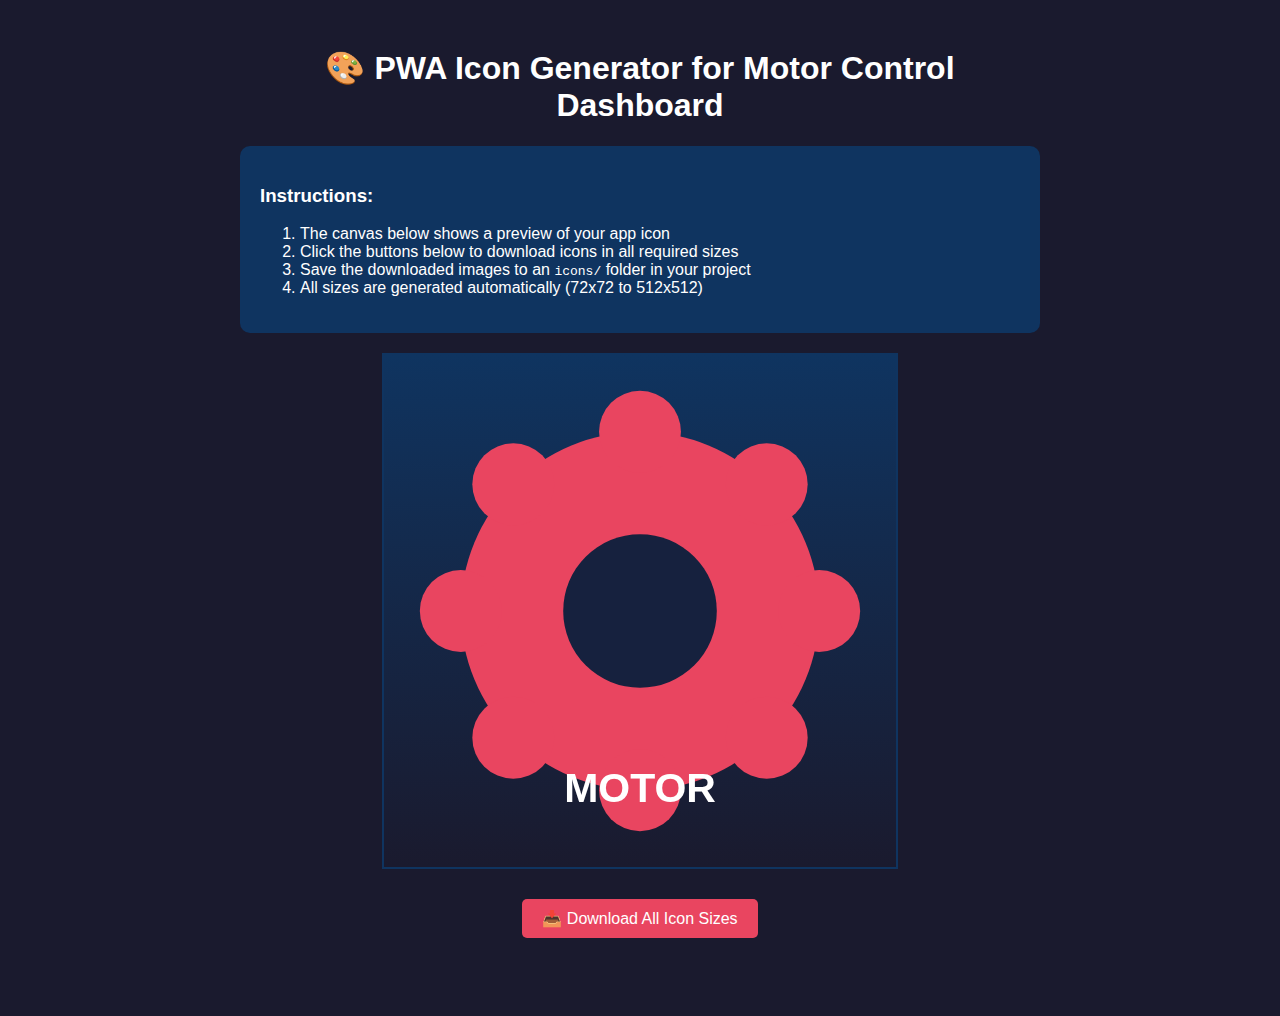
<file: icon-generator.html>
<!DOCTYPE html>
<html lang="en">
<head>
    <meta charset="UTF-8">
    <meta name="viewport" content="width=device-width, initial-scale=1.0">
    <title>PWA Icon Generator</title>
    <style>
        body {
            font-family: Arial, sans-serif;
            padding: 20px;
            background: #1a1a2e;
            color: white;
            text-align: center;
        }
        .container {
            max-width: 800px;
            margin: 0 auto;
        }
        canvas {
            border: 2px solid #0f3460;
            margin: 20px 0;
            display: block;
            margin-left: auto;
            margin-right: auto;
        }
        button {
            padding: 10px 20px;
            margin: 10px;
            background: #e94560;
            color: white;
            border: none;
            border-radius: 5px;
            cursor: pointer;
            font-size: 16px;
        }
        button:hover {
            background: #c73852;
        }
        .instructions {
            background: #0f3460;
            padding: 20px;
            border-radius: 10px;
            margin: 20px 0;
            text-align: left;
        }
        .icon-preview {
            display: flex;
            flex-wrap: wrap;
            gap: 10px;
            justify-content: center;
            margin: 20px 0;
        }
    </style>
</head>
<body>
    <div class="container">
        <h1>🎨 PWA Icon Generator for Motor Control Dashboard</h1>
        
        <div class="instructions">
            <h3>Instructions:</h3>
            <ol>
                <li>The canvas below shows a preview of your app icon</li>
                <li>Click the buttons below to download icons in all required sizes</li>
                <li>Save the downloaded images to an <code>icons/</code> folder in your project</li>
                <li>All sizes are generated automatically (72x72 to 512x512)</li>
            </ol>
        </div>

        <canvas id="iconCanvas" width="512" height="512"></canvas>
        
        <div>
            <button onclick="generateAllIcons()">📥 Download All Icon Sizes</button>
        </div>

        <div class="icon-preview" id="previewContainer"></div>
    </div>

    <script>
        const canvas = document.getElementById('iconCanvas');
        const ctx = canvas.getContext('2d');
        const sizes = [72, 96, 128, 144, 152, 192, 384, 512];

        // Draw the icon design
        function drawIcon(size) {
            const tempCanvas = document.createElement('canvas');
            tempCanvas.width = size;
            tempCanvas.height = size;
            const tempCtx = tempCanvas.getContext('2d');

            // Background gradient
            const gradient = tempCtx.createLinearGradient(0, 0, 0, size);
            gradient.addColorStop(0, '#0f3460');
            gradient.addColorStop(1, '#1a1a2e');
            tempCtx.fillStyle = gradient;
            tempCtx.fillRect(0, 0, size, size);

            // Draw gear icon (simplified)
            tempCtx.fillStyle = '#e94560';
            tempCtx.beginPath();
            tempCtx.arc(size / 2, size / 2, size * 0.35, 0, Math.PI * 2);
            tempCtx.fill();

            // Draw center circle
            tempCtx.fillStyle = '#16213e';
            tempCtx.beginPath();
            tempCtx.arc(size / 2, size / 2, size * 0.15, 0, Math.PI * 2);
            tempCtx.fill();

            // Draw gear teeth
            tempCtx.fillStyle = '#e94560';
            const teeth = 8;
            for (let i = 0; i < teeth; i++) {
                const angle = (Math.PI * 2 * i) / teeth;
                const x = size / 2 + Math.cos(angle) * size * 0.35;
                const y = size / 2 + Math.sin(angle) * size * 0.35;
                
                tempCtx.beginPath();
                tempCtx.arc(x, y, size * 0.08, 0, Math.PI * 2);
                tempCtx.fill();
            }

            // Add text/label for larger icons
            if (size >= 192) {
                tempCtx.fillStyle = 'white';
                tempCtx.font = `bold ${size * 0.08}px Arial`;
                tempCtx.textAlign = 'center';
                tempCtx.textBaseline = 'middle';
                tempCtx.fillText('MOTOR', size / 2, size * 0.85);
            }

            return tempCanvas;
        }

        // Draw preview (512x512)
        function drawPreview() {
            const previewCanvas = drawIcon(512);
            ctx.drawImage(previewCanvas, 0, 0);
        }

        // Generate and download all icon sizes
        function generateAllIcons() {
            sizes.forEach(size => {
                const iconCanvas = drawIcon(size);
                
                // Convert to blob and download
                iconCanvas.toBlob((blob) => {
                    const url = URL.createObjectURL(blob);
                    const a = document.createElement('a');
                    a.href = url;
                    a.download = `icon-${size}x${size}.png`;
                    document.body.appendChild(a);
                    a.click();
                    document.body.removeChild(a);
                    URL.revokeObjectURL(url);
                });
            });

            alert(`Generating ${sizes.length} icon files! Check your downloads folder.\n\nCreate an 'icons' folder in your project and move all downloaded icons there.`);
        }

        // Initialize preview
        drawPreview();
    </script>
</body>
</html>
</file>
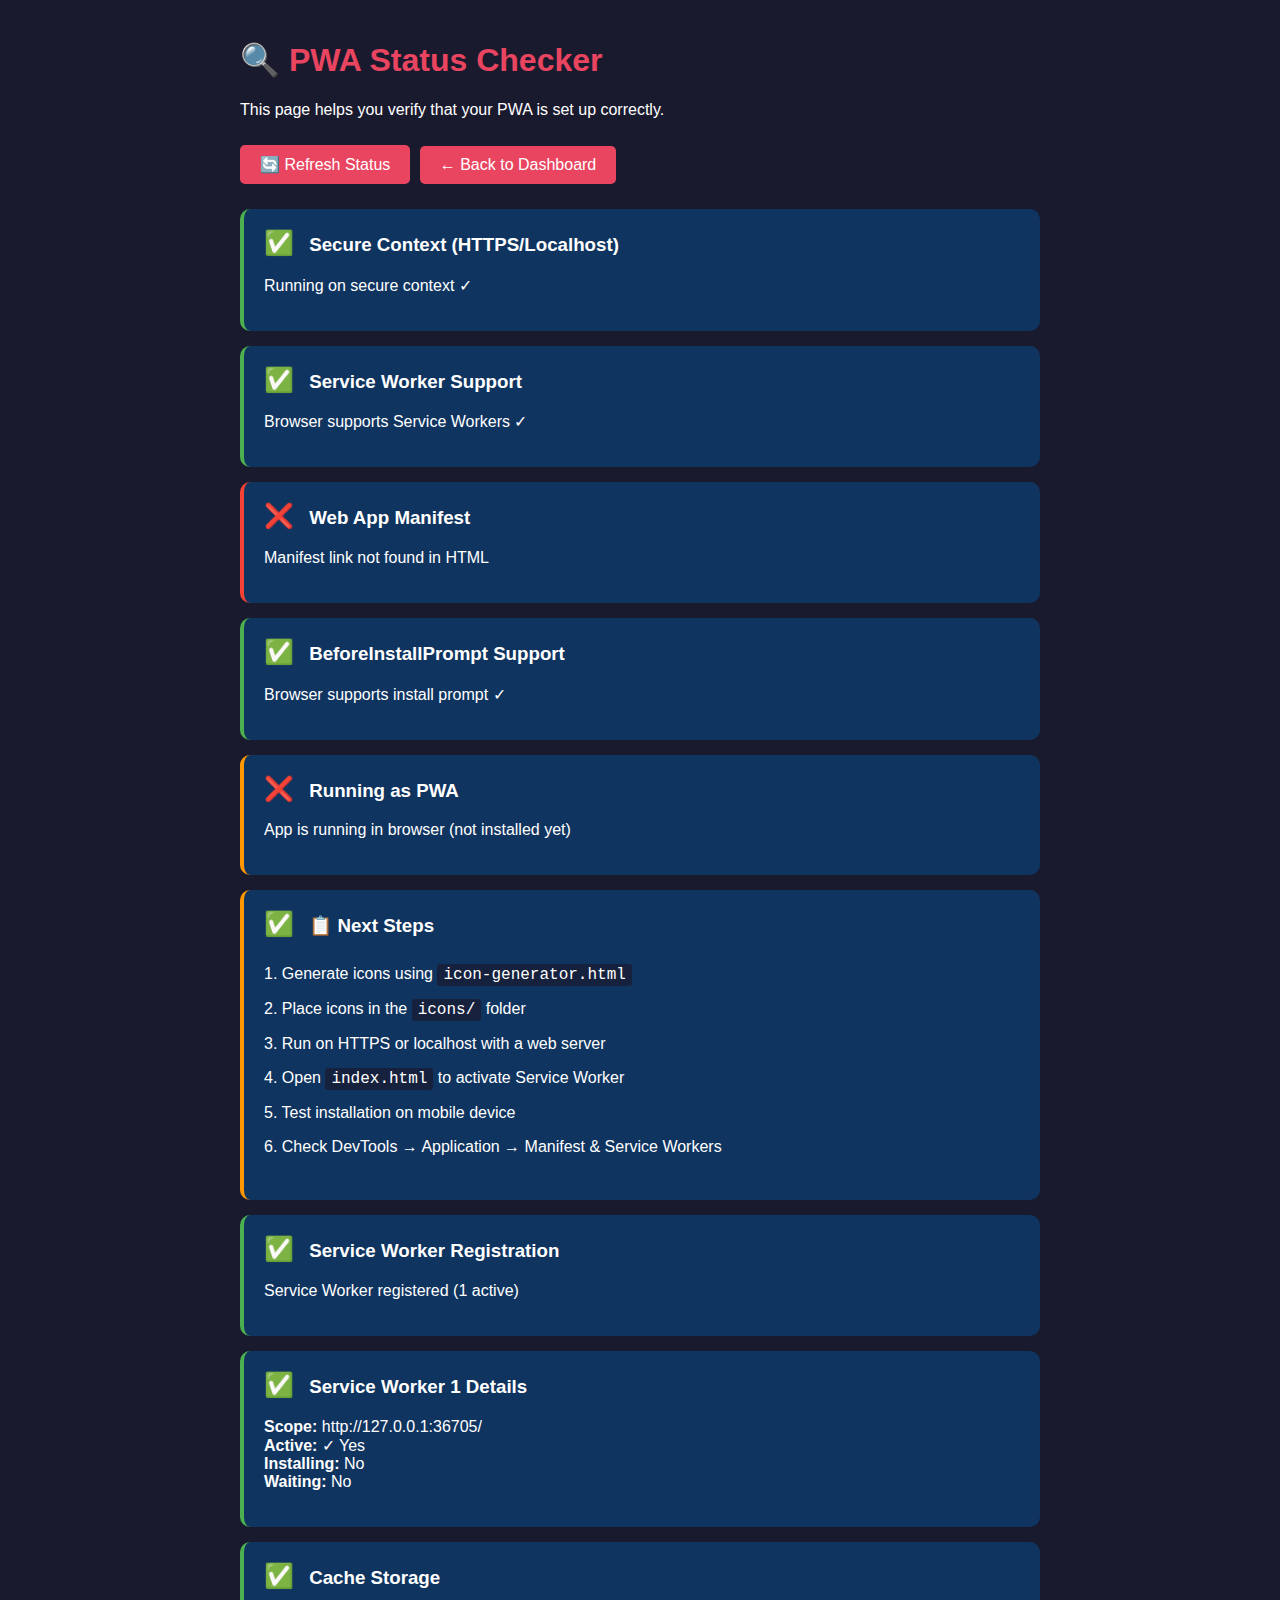
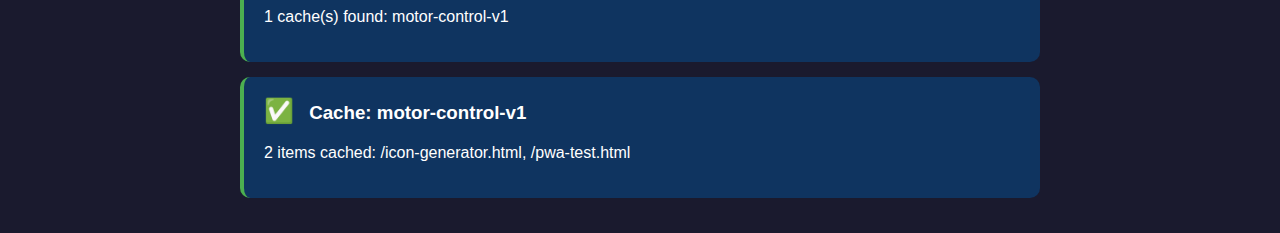
<file: pwa-test.html>
<!DOCTYPE html>
<html lang="en">
<head>
    <meta charset="UTF-8">
    <meta name="viewport" content="width=device-width, initial-scale=1.0">
    <title>PWA Status Checker</title>
    <style>
        body {
            font-family: Arial, sans-serif;
            padding: 20px;
            background: #1a1a2e;
            color: white;
            max-width: 800px;
            margin: 0 auto;
        }
        .status-card {
            background: #0f3460;
            padding: 20px;
            border-radius: 10px;
            margin: 15px 0;
            border-left: 4px solid #e94560;
        }
        .success { border-left-color: #4caf50; }
        .error { border-left-color: #f44336; }
        .warning { border-left-color: #ff9800; }
        .icon { font-size: 24px; margin-right: 10px; }
        h1 { color: #e94560; }
        h3 { margin-top: 0; }
        code {
            background: #16213e;
            padding: 2px 6px;
            border-radius: 3px;
            font-family: 'Courier New', monospace;
        }
        button {
            padding: 10px 20px;
            background: #e94560;
            color: white;
            border: none;
            border-radius: 5px;
            cursor: pointer;
            font-size: 16px;
            margin: 10px 5px 10px 0;
        }
        button:hover {
            background: #c73852;
        }
        .checklist {
            list-style: none;
            padding-left: 0;
        }
        .checklist li {
            padding: 8px 0;
        }
        .check { color: #4caf50; }
        .cross { color: #f44336; }
    </style>
</head>
<body>
    <h1>🔍 PWA Status Checker</h1>
    <p>This page helps you verify that your PWA is set up correctly.</p>

    <button onclick="checkStatus()">🔄 Refresh Status</button>
    <button onclick="window.location.href='index.html'">← Back to Dashboard</button>

    <div id="statusContainer"></div>

    <script>
        function checkStatus() {
            const container = document.getElementById('statusContainer');
            container.innerHTML = '';

            const checks = [];

            // Check HTTPS or localhost
            const isSecure = window.location.protocol === 'https:' || window.location.hostname === 'localhost' || window.location.hostname === '127.0.0.1';
            checks.push({
                name: 'Secure Context (HTTPS/Localhost)',
                status: isSecure,
                message: isSecure 
                    ? 'Running on secure context ✓' 
                    : 'PWA requires HTTPS or localhost. Deploy to a secure server.',
                type: isSecure ? 'success' : 'error'
            });

            // Check Service Worker support
            const swSupported = 'serviceWorker' in navigator;
            checks.push({
                name: 'Service Worker Support',
                status: swSupported,
                message: swSupported 
                    ? 'Browser supports Service Workers ✓' 
                    : 'Browser does not support Service Workers',
                type: swSupported ? 'success' : 'error'
            });

            // Check if Service Worker is registered
            if (swSupported) {
                navigator.serviceWorker.getRegistrations().then(registrations => {
                    const hasRegistration = registrations.length > 0;
                    addStatusCard({
                        name: 'Service Worker Registration',
                        status: hasRegistration,
                        message: hasRegistration 
                            ? `Service Worker registered (${registrations.length} active)` 
                            : 'Service Worker not registered yet. Load the main dashboard first.',
                        type: hasRegistration ? 'success' : 'warning'
                    });

                    if (hasRegistration) {
                        registrations.forEach((reg, index) => {
                            addStatusCard({
                                name: `Service Worker ${index + 1} Details`,
                                status: true,
                                message: `
                                    <strong>Scope:</strong> ${reg.scope}<br>
                                    <strong>Active:</strong> ${reg.active ? '✓ Yes' : '✗ No'}<br>
                                    <strong>Installing:</strong> ${reg.installing ? 'Yes' : 'No'}<br>
                                    <strong>Waiting:</strong> ${reg.waiting ? 'Yes' : 'No'}
                                `,
                                type: 'success'
                            });
                        });
                    }
                });
            }

            // Check manifest
            const manifestLink = document.querySelector('link[rel="manifest"]');
            checks.push({
                name: 'Web App Manifest',
                status: !!manifestLink,
                message: manifestLink 
                    ? `Manifest found: <code>${manifestLink.href}</code>` 
                    : 'Manifest link not found in HTML',
                type: manifestLink ? 'success' : 'error'
            });

            // Check if app is installable
            checks.push({
                name: 'BeforeInstallPrompt Support',
                status: window.hasOwnProperty('onbeforeinstallprompt'),
                message: window.hasOwnProperty('onbeforeinstallprompt')
                    ? 'Browser supports install prompt ✓'
                    : 'Browser may not support install prompt (iOS Safari uses different method)',
                type: window.hasOwnProperty('onbeforeinstallprompt') ? 'success' : 'warning'
            });

            // Check if running as PWA
            const isStandalone = window.matchMedia('(display-mode: standalone)').matches || 
                               window.navigator.standalone === true;
            checks.push({
                name: 'Running as PWA',
                status: isStandalone,
                message: isStandalone 
                    ? '🎉 App is running as installed PWA!' 
                    : 'App is running in browser (not installed yet)',
                type: isStandalone ? 'success' : 'warning'
            });

            // Check cache storage
            if ('caches' in window) {
                caches.keys().then(cacheNames => {
                    const hasCaches = cacheNames.length > 0;
                    addStatusCard({
                        name: 'Cache Storage',
                        status: hasCaches,
                        message: hasCaches 
                            ? `${cacheNames.length} cache(s) found: ${cacheNames.join(', ')}` 
                            : 'No caches found yet. Visit the dashboard to populate cache.',
                        type: hasCaches ? 'success' : 'warning'
                    });

                    // Show cache contents
                    if (hasCaches) {
                        cacheNames.forEach(cacheName => {
                            caches.open(cacheName).then(cache => {
                                cache.keys().then(requests => {
                                    const urls = requests.map(req => new URL(req.url).pathname).join(', ');
                                    addStatusCard({
                                        name: `Cache: ${cacheName}`,
                                        status: true,
                                        message: `${requests.length} items cached: ${urls.substring(0, 200)}${urls.length > 200 ? '...' : ''}`,
                                        type: 'success'
                                    });
                                });
                            });
                        });
                    }
                });
            }

            // Display initial checks
            checks.forEach(check => addStatusCard(check));

            // Add recommendations
            addStatusCard({
                name: '📋 Next Steps',
                status: true,
                message: `
                    <ul class="checklist">
                        <li>1. Generate icons using <code>icon-generator.html</code></li>
                        <li>2. Place icons in the <code>icons/</code> folder</li>
                        <li>3. Run on HTTPS or localhost with a web server</li>
                        <li>4. Open <code>index.html</code> to activate Service Worker</li>
                        <li>5. Test installation on mobile device</li>
                        <li>6. Check DevTools → Application → Manifest & Service Workers</li>
                    </ul>
                `,
                type: 'warning'
            });
        }

        function addStatusCard(check) {
            const container = document.getElementById('statusContainer');
            const card = document.createElement('div');
            card.className = `status-card ${check.type}`;
            card.innerHTML = `
                <h3>
                    <span class="icon">${check.status ? '✅' : '❌'}</span>
                    ${check.name}
                </h3>
                <p>${check.message}</p>
            `;
            container.appendChild(card);
        }

        // Run check on load
        checkStatus();

        // Check for updates every 5 seconds
        setInterval(() => {
            // Silent check for service worker changes
            if ('serviceWorker' in navigator) {
                navigator.serviceWorker.getRegistrations().then(registrations => {
                    registrations.forEach(reg => {
                        reg.update();
                    });
                });
            }
        }, 5000);
    </script>
</body>
</html>
</file>
